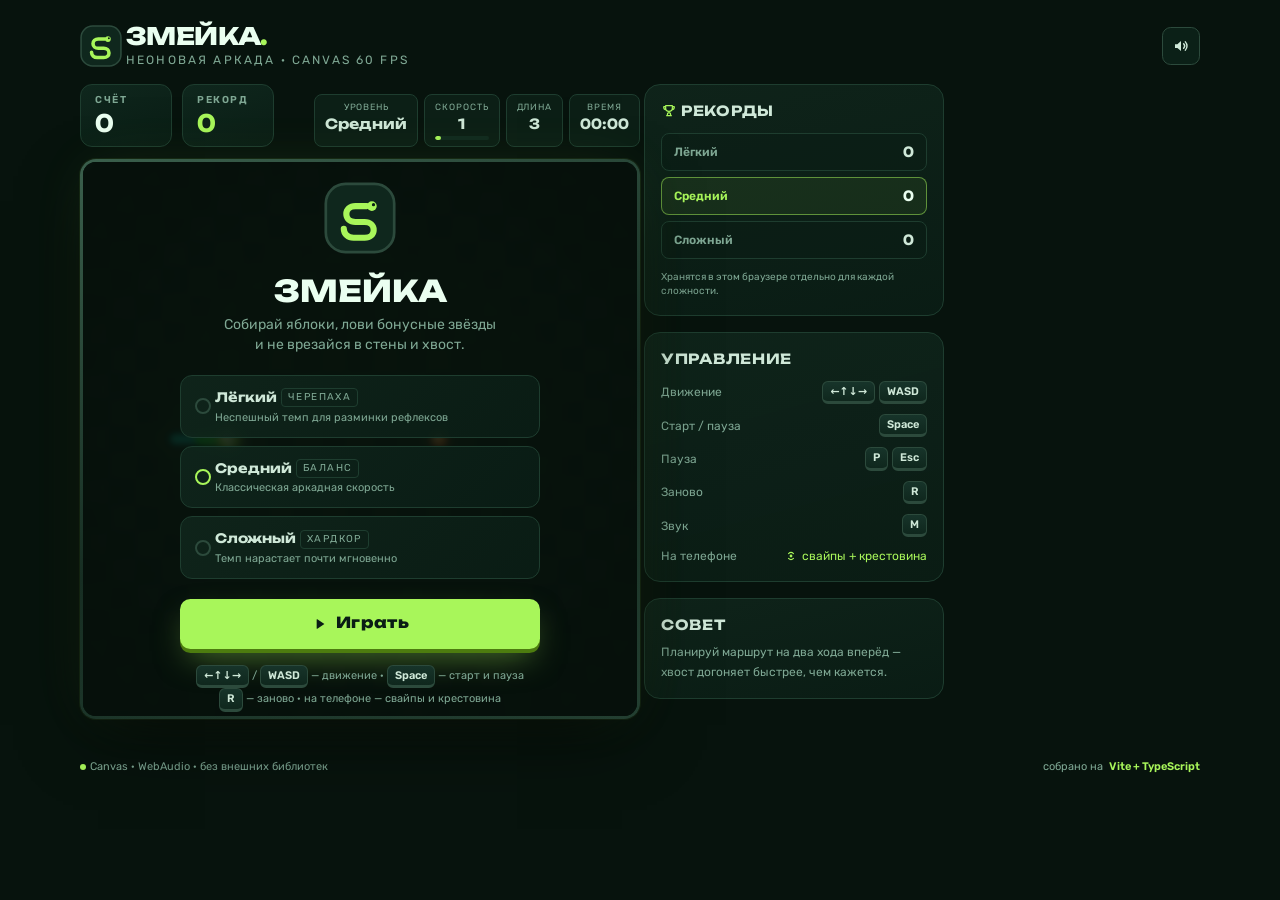
<file: index.html>
<!doctype html>
<html lang="ru">
  <head>
    <meta charset="UTF-8" />
    <meta name="viewport" content="width=device-width, initial-scale=1.0, viewport-fit=cover" />
    <meta name="theme-color" content="#07130d" />
    <meta
      name="description"
      content="Змейка — современная аркада: управление с клавиатуры и свайпами, три уровня сложности, текущий и рекордный счёт."
    />
    <title>Змейка · Аркада</title>
    <link
      rel="icon"
      href="data:image/svg+xml,%3Csvg xmlns='http://www.w3.org/2000/svg' viewBox='0 0 100 100'%3E%3Crect width='100' height='100' rx='22' fill='%230c2019'/%3E%3Cpath d='M25 66c0 8 7 13 14 13h20c8 0 13-5 13-11s-5-11-13-11H41c-8 0-13-5-13-11s5-11 13-11h20' stroke='%23a8f65a' stroke-width='9' stroke-linecap='round' fill='none'/%3E%3Ccircle cx='66' cy='24' r='7' fill='%23a8f65a'/%3E%3C/svg%3E"
    />
    <link rel="preconnect" href="https://fonts.googleapis.com" />
    <link rel="preconnect" href="https://fonts.gstatic.com" crossorigin />
    <link
      href="https://fonts.googleapis.com/css2?family=Unbounded:wght@500;700;800;900&family=Rubik:ital,wght@0,400;0,500;0,600;0,700;1,400&display=swap"
      rel="stylesheet"
    />
    <style>
/*! tailwindcss v4.3.3 | MIT License | https://tailwindcss.com */@layer properties{@supports (((-webkit-hyphens:none)) and (not (margin-trim:inline))) or ((-moz-orient:inline) and (not (color:rgb(from red r g b)))){*,:before,:after,::backdrop{--tw-scale-x:1;--tw-scale-y:1;--tw-scale-z:1;--tw-rotate-x:initial;--tw-rotate-y:initial;--tw-rotate-z:initial;--tw-skew-x:initial;--tw-skew-y:initial;--tw-space-y-reverse:0;--tw-border-style:solid;--tw-leading:initial;--tw-font-weight:initial;--tw-tracking:initial;--tw-shadow:0 0 #0000;--tw-shadow-color:initial;--tw-shadow-alpha:100%;--tw-inset-shadow:0 0 #0000;--tw-inset-shadow-color:initial;--tw-inset-shadow-alpha:100%;--tw-ring-color:initial;--tw-ring-shadow:0 0 #0000;--tw-inset-ring-color:initial;--tw-inset-ring-shadow:0 0 #0000;--tw-ring-inset:initial;--tw-ring-offset-width:0px;--tw-ring-offset-color:#fff;--tw-ring-offset-shadow:0 0 #0000;--tw-duration:initial;--tw-translate-x:0;--tw-translate-y:0;--tw-translate-z:0}}}@layer theme{:root,:host{--font-sans:-apple-system, BlinkMacSystemFont, "Segoe UI", Roboto, "Helvetica Neue", "Noto Sans", Arial, sans-serif, "Apple Color Emoji", "Segoe UI Emoji", "Segoe UI Symbol", "Noto Color Emoji";--font-mono:ui-monospace, SFMono-Regular, Menlo, Monaco, Consolas, "Liberation Mono", "Courier New", monospace;--spacing:.25rem;--container-6xl:72rem;--text-xs:.75rem;--text-xs--line-height:calc(1 / .75);--text-sm:.875rem;--text-sm--line-height:calc(1.25 / .875);--text-base:1rem;--text-base--line-height: 1.5 ;--text-xl:1.25rem;--text-xl--line-height:calc(1.75 / 1.25);--text-2xl:1.5rem;--text-2xl--line-height:calc(2 / 1.5);--text-3xl:1.875rem;--text-3xl--line-height: 1.2 ;--font-weight-semibold:600;--font-weight-bold:700;--font-weight-extrabold:800;--tracking-tight:-.025em;--tracking-wider:.05em;--tracking-widest:.1em;--leading-tight:1.25;--leading-snug:1.375;--leading-relaxed:1.625;--radius-lg:.5rem;--radius-xl:.75rem;--radius-2xl:1rem;--default-transition-duration:.15s;--default-transition-timing-function:cubic-bezier(.4, 0, .2, 1);--default-font-family:var(--font-sans);--default-mono-font-family:var(--font-mono);--font-display:"Unbounded", "Rubik", system-ui, sans-serif;--font-body:"Rubik", "Segoe UI", system-ui, sans-serif;--color-acid:#a8f65a;--color-ink:#07130d;--color-line:#1e3d2f;--color-edge:#2c4a3c;--color-fog:#7fa894;--color-mist:#cfe8d8}}@layer base{*,:after,:before,::backdrop{box-sizing:border-box;border:0 solid;margin:0;padding:0}::file-selector-button{box-sizing:border-box;border:0 solid;margin:0;padding:0}html,:host{-webkit-text-size-adjust:100%;-moz-tab-size:4;tab-size:4;line-height:1.5;font-family:var(--default-font-family,-apple-system, BlinkMacSystemFont, "Segoe UI", Roboto, "Helvetica Neue", "Noto Sans", Arial, sans-serif, "Apple Color Emoji", "Segoe UI Emoji", "Segoe UI Symbol", "Noto Color Emoji");font-feature-settings:var(--default-font-feature-settings,normal);font-variation-settings:var(--default-font-variation-settings,normal);-webkit-tap-highlight-color:transparent}hr{height:0;color:inherit;border-top-width:1px}abbr:where([title]){-webkit-text-decoration:underline dotted;text-decoration:underline dotted}h1,h2,h3,h4,h5,h6{font-size:inherit;font-weight:inherit}a{color:inherit;-webkit-text-decoration:inherit;text-decoration:inherit}b,strong{font-weight:bolder}code,kbd,samp,pre{font-family:var(--default-mono-font-family,ui-monospace, SFMono-Regular, Menlo, Monaco, Consolas, "Liberation Mono", "Courier New", monospace);font-feature-settings:var(--default-mono-font-feature-settings,normal);font-variation-settings:var(--default-mono-font-variation-settings,normal);font-size:1em}small{font-size:80%}sub,sup{vertical-align:baseline;font-size:75%;line-height:0;position:relative}sub{bottom:-.25em}sup{top:-.5em}table{text-indent:0;border-color:inherit;border-collapse:collapse}:-moz-focusring:where(:not(iframe)){outline:auto}progress{vertical-align:baseline}summary{display:list-item}ol,ul,menu{list-style:none}img,svg,video,canvas,audio,iframe,embed,object{vertical-align:middle;display:block}img,video{max-width:100%;height:auto}button,input,select,optgroup,textarea{font:inherit;font-feature-settings:inherit;font-variation-settings:inherit;letter-spacing:inherit;color:inherit;opacity:1;background-color:#0000;border-radius:0}::file-selector-button{font:inherit;font-feature-settings:inherit;font-variation-settings:inherit;letter-spacing:inherit;color:inherit;opacity:1;background-color:#0000;border-radius:0}:where(select:is([multiple],[size])) optgroup{font-weight:bolder}:where(select:is([multiple],[size])) optgroup option{padding-inline-start:20px}::file-selector-button{margin-inline-end:4px}::placeholder{opacity:1}@supports (not ((-webkit-appearance:-apple-pay-button))) or (contain-intrinsic-size:1px){::placeholder{color:currentColor}@supports (color:color-mix(in lab,red,red)){::placeholder{color:color-mix(in oklab,currentcolor 50%,transparent)}}}textarea{resize:vertical}::-webkit-search-decoration{-webkit-appearance:none}::-webkit-date-and-time-value{min-height:1lh;text-align:inherit}::-webkit-datetime-edit{display:inline-flex}::-webkit-datetime-edit-fields-wrapper{padding:0}::-webkit-datetime-edit{padding-block:0}::-webkit-datetime-edit-year-field{padding-block:0}::-webkit-datetime-edit-month-field{padding-block:0}::-webkit-datetime-edit-day-field{padding-block:0}::-webkit-datetime-edit-hour-field{padding-block:0}::-webkit-datetime-edit-minute-field{padding-block:0}::-webkit-datetime-edit-second-field{padding-block:0}::-webkit-datetime-edit-millisecond-field{padding-block:0}::-webkit-datetime-edit-meridiem-field{padding-block:0}::-webkit-calendar-picker-indicator{line-height:1}:-moz-ui-invalid{box-shadow:none}button,input:where([type=button],[type=reset],[type=submit]){-webkit-appearance:button;-moz-appearance:button;appearance:button}::file-selector-button{-webkit-appearance:button;-moz-appearance:button;appearance:button}::-webkit-inner-spin-button{height:auto}::-webkit-outer-spin-button{height:auto}[hidden]:where(:not([hidden=until-found])){display:none!important}}@layer components;@layer utilities{.pointer-events-none{pointer-events:none}.sr-only{clip-path:inset(50%);white-space:nowrap;border-width:0;width:1px;height:1px;margin:-1px;padding:0;position:absolute;overflow:hidden}.absolute{position:absolute}.fixed{position:fixed}.relative{position:relative}.inset-0{top:0;right:0;bottom:0;left:0}.inset-\[3px\]{top:3px;right:3px;bottom:3px;left:3px}.-top-2{top:calc(var(--spacing) * -2)}.-top-32{top:calc(var(--spacing) * -32)}.-right-2{right:calc(var(--spacing) * -2)}.-right-32{right:calc(var(--spacing) * -32)}.-bottom-40{bottom:calc(var(--spacing) * -40)}.-left-32{left:calc(var(--spacing) * -32)}.-z-10{z-index:-10}.mx-auto{margin-inline:auto}.my-auto{margin-block:auto}.mt-0\.5{margin-top:calc(var(--spacing) * .5)}.mt-1{margin-top:var(--spacing)}.mt-1\.5{margin-top:calc(var(--spacing) * 1.5)}.mt-2{margin-top:calc(var(--spacing) * 2)}.mt-3{margin-top:calc(var(--spacing) * 3)}.mt-4{margin-top:calc(var(--spacing) * 4)}.mt-5{margin-top:calc(var(--spacing) * 5)}.mb-2{margin-bottom:calc(var(--spacing) * 2)}.mb-3{margin-bottom:calc(var(--spacing) * 3)}.ml-auto{margin-left:auto}.block{display:block}.contents{display:contents}.flex{display:flex}.grid{display:grid}.hidden{display:none}.inline-block{display:inline-block}.inline-flex{display:inline-flex}.h-1{height:var(--spacing)}.h-1\.5{height:calc(var(--spacing) * 1.5)}.h-4{height:calc(var(--spacing) * 4)}.h-12{height:calc(var(--spacing) * 12)}.h-14{height:calc(var(--spacing) * 14)}.h-\[480px\]{height:480px}.h-\[520px\]{height:520px}.h-full{height:100%}.min-h-\[36px\]{min-height:36px}.min-h-screen{min-height:100vh}.w-1\.5{width:calc(var(--spacing) * 1.5)}.w-4{width:calc(var(--spacing) * 4)}.w-14{width:calc(var(--spacing) * 14)}.w-48{width:calc(var(--spacing) * 48)}.w-56{width:calc(var(--spacing) * 56)}.w-60{width:calc(var(--spacing) * 60)}.w-\[480px\]{width:480px}.w-\[520px\]{width:520px}.w-fit{width:fit-content}.w-full{width:100%}.max-w-6xl{max-width:var(--container-6xl)}.max-w-\[340px\]{max-width:340px}.max-w-\[360px\]{max-width:360px}.max-w-\[560px\]{max-width:560px}.min-w-0{min-width:0}.min-w-\[70px\]{min-width:70px}.min-w-\[92px\]{min-width:92px}.shrink-0{flex-shrink:0}.scale-0{--tw-scale-x:0%;--tw-scale-y:0%;--tw-scale-z:0%;scale:var(--tw-scale-x) var(--tw-scale-y)}.transform{transform:var(--tw-rotate-x,) var(--tw-rotate-y,) var(--tw-rotate-z,) var(--tw-skew-x,) var(--tw-skew-y,)}.cursor-pointer{cursor:pointer}.resize{resize:both}.grid-cols-2{grid-template-columns:repeat(2,minmax(0,1fr))}.grid-cols-3{grid-template-columns:repeat(3,minmax(0,1fr))}.flex-col{flex-direction:column}.flex-wrap{flex-wrap:wrap}.place-items-center{place-items:center}.items-center{align-items:center}.items-end{align-items:flex-end}.items-stretch{align-items:stretch}.justify-between{justify-content:space-between}.justify-center{justify-content:center}.gap-1{gap:var(--spacing)}.gap-1\.5{gap:calc(var(--spacing) * 1.5)}.gap-2{gap:var(--spacing)}.gap-2\.5{gap:calc(var(--spacing) * 2.5)}.gap-3{gap:var(--spacing)}.gap-6{gap:var(--spacing)}:where(.space-y-1\.5>:not(:last-child)){--tw-space-y-reverse:0;margin-block-start:calc(calc(var(--spacing) * 1.5) * var(--tw-space-y-reverse));margin-block-end:calc(calc(var(--spacing) * 1.5) * calc(1 - var(--tw-space-y-reverse)))}:where(.space-y-2>:not(:last-child)){--tw-space-y-reverse:0;margin-block-start:calc(calc(var(--spacing) * 2) * var(--tw-space-y-reverse));margin-block-end:calc(calc(var(--spacing) * 2) * calc(1 - var(--tw-space-y-reverse)))}:where(.space-y-2\.5>:not(:last-child)){--tw-space-y-reverse:0;margin-block-start:calc(calc(var(--spacing) * 2.5) * var(--tw-space-y-reverse));margin-block-end:calc(calc(var(--spacing) * 2.5) * calc(1 - var(--tw-space-y-reverse)))}:where(.space-y-4>:not(:last-child)){--tw-space-y-reverse:0;margin-block-start:calc(calc(var(--spacing) * 4) * var(--tw-space-y-reverse));margin-block-end:calc(calc(var(--spacing) * 4) * calc(1 - var(--tw-space-y-reverse)))}.overflow-hidden{overflow:hidden}.overflow-x-hidden{overflow-x:hidden}.overflow-y-auto{overflow-y:auto}.rounded{border-radius:.25rem}.rounded-2xl{border-radius:var(--radius-2xl)}.rounded-\[13px\]{border-radius:13px}.rounded-full{border-radius:3.40282e38px}.rounded-lg{border-radius:var(--radius-lg)}.rounded-xl{border-radius:var(--radius-xl)}.border{border-style:var(--tw-border-style);border-width:1px}.border-2{border-style:var(--tw-border-style);border-width:2px}.border-\[rgba\(168\,246\,90\,0\.5\)\]{border-color:#a8f65a80}.border-edge{border-color:var(--color-edge)}.border-line{border-color:var(--color-line)}.bg-\[\#122b20\]{background-color:#122b20}.bg-\[rgba\(10\,29\,21\,0\.5\)\]{background-color:#0a1d1580}.bg-\[rgba\(168\,246\,90\,0\.07\)\]{background-color:#a8f65a12}.bg-acid{background-color:var(--color-acid)}.p-4{padding:calc(var(--spacing) * 4)}.p-5{padding:calc(var(--spacing) * 5)}.p-\[3px\]{padding:3px}.px-1\.5{padding-inline:calc(var(--spacing) * 1.5)}.px-2{padding-inline:calc(var(--spacing) * 2)}.px-2\.5{padding-inline:calc(var(--spacing) * 2.5)}.px-3{padding-inline:calc(var(--spacing) * 3)}.px-3\.5{padding-inline:calc(var(--spacing) * 3.5)}.px-4{padding-inline:calc(var(--spacing) * 4)}.py-0\.5{padding-block:calc(var(--spacing) * .5)}.py-1{padding-block:var(--spacing)}.py-1\.5{padding-block:calc(var(--spacing) * 1.5)}.py-2{padding-block:calc(var(--spacing) * 2)}.py-2\.5{padding-block:calc(var(--spacing) * 2.5)}.py-3{padding-block:calc(var(--spacing) * 3)}.py-3\.5{padding-block:calc(var(--spacing) * 3.5)}.py-px{padding-block:1px}.pt-6{padding-top:calc(var(--spacing) * 6)}.pb-4{padding-bottom:calc(var(--spacing) * 4)}.pb-8{padding-bottom:calc(var(--spacing) * 8)}.pb-10{padding-bottom:calc(var(--spacing) * 10)}.text-center{text-align:center}.text-left{text-align:left}.font-display{font-family:var(--font-display)}.text-2xl{font-size:var(--text-2xl);line-height:var(--tw-leading,var(--text-2xl--line-height))}.text-3xl{font-size:var(--text-3xl);line-height:var(--tw-leading,var(--text-3xl--line-height))}.text-base{font-size:var(--text-base);line-height:var(--tw-leading,var(--text-base--line-height))}.text-sm{font-size:var(--text-sm);line-height:var(--tw-leading,var(--text-sm--line-height))}.text-xl{font-size:var(--text-xl);line-height:var(--tw-leading,var(--text-xl--line-height))}.text-xs{font-size:var(--text-xs);line-height:var(--tw-leading,var(--text-xs--line-height))}.text-\[9px\]{font-size:9px}.text-\[10px\]{font-size:10px}.text-\[11px\]{font-size:11px}.text-\[12px\]{font-size:12px}.text-\[13px\]{font-size:13px}.leading-none{--tw-leading:1;line-height:1}.leading-relaxed{--tw-leading:var(--leading-relaxed);line-height:var(--leading-relaxed)}.leading-snug{--tw-leading:var(--leading-snug);line-height:var(--leading-snug)}.leading-tight{--tw-leading:var(--leading-tight);line-height:var(--leading-tight)}.font-bold{--tw-font-weight:var(--font-weight-bold);font-weight:var(--font-weight-bold)}.font-extrabold{--tw-font-weight:var(--font-weight-extrabold);font-weight:var(--font-weight-extrabold)}.font-semibold{--tw-font-weight:var(--font-weight-semibold);font-weight:var(--font-weight-semibold)}.tracking-\[0\.14em\]{--tw-tracking:.14em;letter-spacing:.14em}.tracking-\[0\.16em\]{--tw-tracking:.16em;letter-spacing:.16em}.tracking-\[0\.18em\]{--tw-tracking:.18em;letter-spacing:.18em}.tracking-tight{--tw-tracking:var(--tracking-tight);letter-spacing:var(--tracking-tight)}.tracking-wider{--tw-tracking:var(--tracking-wider);letter-spacing:var(--tracking-wider)}.tracking-widest{--tw-tracking:var(--tracking-widest);letter-spacing:var(--tracking-widest)}.text-\[\#eafff0\]{color:#eafff0}.text-acid{color:var(--color-acid)}.text-fog{color:var(--color-fog)}.text-ink{color:var(--color-ink)}.text-mist{color:var(--color-mist)}.uppercase{text-transform:uppercase}.opacity-\[0\.35\]{opacity:.35}.shadow-\[0_0_14px_rgba\(168\,246\,90\,0\.6\)\]{--tw-shadow:0 0 14px var(--tw-shadow-color,#a8f65a99);box-shadow:var(--tw-inset-shadow),var(--tw-inset-ring-shadow),var(--tw-ring-offset-shadow),var(--tw-ring-shadow),var(--tw-shadow)}.shadow-\[0_0_18px_rgba\(168\,246\,90\,0\.55\)\]{--tw-shadow:0 0 18px var(--tw-shadow-color,#a8f65a8c);box-shadow:var(--tw-inset-shadow),var(--tw-inset-ring-shadow),var(--tw-ring-offset-shadow),var(--tw-ring-shadow),var(--tw-shadow)}.transition-all{transition-property:all;transition-timing-function:var(--tw-ease,var(--default-transition-timing-function));transition-duration:var(--tw-duration,var(--default-transition-duration))}.transition-colors{transition-property:color,background-color,border-color,outline-color,text-decoration-color,fill,stroke,--tw-gradient-from,--tw-gradient-via,--tw-gradient-to;transition-timing-function:var(--tw-ease,var(--default-transition-timing-function));transition-duration:var(--tw-duration,var(--default-transition-duration))}.transition-transform{transition-property:transform,translate,scale,rotate;transition-timing-function:var(--tw-ease,var(--default-transition-timing-function));transition-duration:var(--tw-duration,var(--default-transition-duration))}.duration-150{--tw-duration:.15s;transition-duration:.15s}.duration-300{--tw-duration:.3s;transition-duration:.3s}.select-none{-webkit-user-select:none;user-select:none}.peer-checked\:scale-100:is(:where(.peer):checked~*){--tw-scale-x:100%;--tw-scale-y:100%;--tw-scale-z:100%;scale:var(--tw-scale-x) var(--tw-scale-y)}.peer-checked\:border-acid:is(:where(.peer):checked~*){border-color:var(--color-acid)}@media(hover:hover){.hover\:-translate-y-0\.5:hover{--tw-translate-y:calc(var(--spacing) * -.5);translate:var(--tw-translate-x) var(--tw-translate-y)}.hover\:border-\[rgba\(168\,246\,90\,0\.55\)\]:hover{border-color:#a8f65a8c}}@media(min-width:40rem){.sm\:flex{display:flex}.sm\:hidden{display:none}.sm\:text-2xl{font-size:var(--text-2xl);line-height:var(--tw-leading,var(--text-2xl--line-height))}.sm\:text-xs{font-size:var(--text-xs);line-height:var(--tw-leading,var(--text-xs--line-height))}}@media(min-width:64rem){.lg\:max-w-\[300px\]{max-width:300px}.lg\:flex-row{flex-direction:row}.lg\:items-start{align-items:flex-start}}}html,body{background:#07130d}body{font-family:var(--font-body);color:#e9f6ee;-webkit-font-smoothing:antialiased;text-rendering:optimizelegibility;overscroll-behavior-y:none}::selection{color:#f2ffe4;background:#a8f65a59}.tabular{font-variant-numeric:tabular-nums}.btn-primary{color:#0a1d15;font-family:var(--font-display);letter-spacing:.02em;cursor:pointer;background:#a8f65a;border-radius:.65rem;justify-content:center;align-items:center;gap:.55rem;padding:.85rem 1.7rem;font-size:.95rem;font-weight:800;transition:transform .12s,box-shadow .12s,filter .12s;display:inline-flex;box-shadow:0 4px #4d7c0f,0 14px 34px -10px #a8f65a80}.btn-primary:hover{filter:brightness(1.08);transform:translateY(-1px);box-shadow:0 5px #4d7c0f,0 18px 40px -10px #a8f65a8c}.btn-primary:active{transform:translateY(3px);box-shadow:0 1px #4d7c0f}.btn-ghost{color:#cfe8d8;font-family:var(--font-display);letter-spacing:.02em;cursor:pointer;background:#0f271da6;border:1px solid #2c4a3c;border-radius:.65rem;justify-content:center;align-items:center;gap:.5rem;padding:.72rem 1.25rem;font-size:.82rem;font-weight:700;transition:transform .12s,border-color .15s,color .15s,background .15s;display:inline-flex}.btn-ghost:hover{color:#a8f65a;background:#a8f65a0f;border-color:#a8f65a99;transform:translateY(-1px)}.btn-ghost:active{transform:translateY(1px)}.icon-btn{color:#cfe8d8;cursor:pointer;background:#0f271da6;border:1px solid #2c4a3c;border-radius:.55rem;justify-content:center;align-items:center;width:2.35rem;height:2.35rem;transition:transform .12s,border-color .15s,color .15s;display:inline-flex}.icon-btn:hover{color:#a8f65a;border-color:#a8f65aa6;transform:translateY(-1px)}.icon-btn:active{transform:translateY(1px)scale(.96)}.kbd{font-family:var(--font-body);color:#cfe8d8;white-space:nowrap;background:linear-gradient(#17342a,#0f271d);border:1px solid #2c4a3c;border-bottom-width:3px;border-radius:6px;padding:2px 7px;font-size:11px;font-weight:600;line-height:1.4;display:inline-block}@keyframes drift{0%,to{transform:translate(0)scale(1)}50%{transform:translate(70px,50px)scale(1.18)}}.animate-drift{animation:24s ease-in-out infinite drift}.animate-drift-slow{animation:36s ease-in-out infinite reverse drift}@keyframes pop{0%{opacity:0;transform:scale(.9)translateY(10px)}to{opacity:1;transform:none}}.animate-pop{animation:.3s cubic-bezier(.2,1.4,.4,1) both pop}@keyframes fadein{0%{opacity:0}to{opacity:1}}.animate-fadein{animation:.25s both fadein}@keyframes floaty{0%,to{transform:translateY(0)}50%{transform:translateY(-7px)}}.animate-floaty{animation:3.4s ease-in-out infinite floaty}@keyframes blinkdot{0%,to{opacity:1}50%{opacity:.25}}.animate-blinkdot{animation:1.6s ease-in-out infinite blinkdot}@media(prefers-reduced-motion:reduce){.animate-drift,.animate-drift-slow,.animate-floaty{animation:none}}@property --tw-scale-x{syntax:"*";inherits:false;initial-value:1}@property --tw-scale-y{syntax:"*";inherits:false;initial-value:1}@property --tw-scale-z{syntax:"*";inherits:false;initial-value:1}@property --tw-rotate-x{syntax:"*";inherits:false}@property --tw-rotate-y{syntax:"*";inherits:false}@property --tw-rotate-z{syntax:"*";inherits:false}@property --tw-skew-x{syntax:"*";inherits:false}@property --tw-skew-y{syntax:"*";inherits:false}@property --tw-space-y-reverse{syntax:"*";inherits:false;initial-value:0}@property --tw-border-style{syntax:"*";inherits:false;initial-value:solid}@property --tw-leading{syntax:"*";inherits:false}@property --tw-font-weight{syntax:"*";inherits:false}@property --tw-tracking{syntax:"*";inherits:false}@property --tw-shadow{syntax:"*";inherits:false;initial-value:0 0 #0000}@property --tw-shadow-color{syntax:"*";inherits:false}@property --tw-shadow-alpha{syntax:"<percentage>";inherits:false;initial-value:100%}@property --tw-inset-shadow{syntax:"*";inherits:false;initial-value:0 0 #0000}@property --tw-inset-shadow-color{syntax:"*";inherits:false}@property --tw-inset-shadow-alpha{syntax:"<percentage>";inherits:false;initial-value:100%}@property --tw-ring-color{syntax:"*";inherits:false}@property --tw-ring-shadow{syntax:"*";inherits:false;initial-value:0 0 #0000}@property --tw-inset-ring-color{syntax:"*";inherits:false}@property --tw-inset-ring-shadow{syntax:"*";inherits:false;initial-value:0 0 #0000}@property --tw-ring-inset{syntax:"*";inherits:false}@property --tw-ring-offset-width{syntax:"<length>";inherits:false;initial-value:0}@property --tw-ring-offset-color{syntax:"*";inherits:false;initial-value:#fff}@property --tw-ring-offset-shadow{syntax:"*";inherits:false;initial-value:0 0 #0000}@property --tw-duration{syntax:"*";inherits:false}@property --tw-translate-x{syntax:"*";inherits:false;initial-value:0}@property --tw-translate-y{syntax:"*";inherits:false;initial-value:0}@property --tw-translate-z{syntax:"*";inherits:false;initial-value:0}
    </style>
  </head>
  <body>
    <div id="root"></div>
    <script type="module">
(function(){const t=document.createElement("link").relList;if(t&&t.supports&&t.supports("modulepreload"))return;for(const a of document.querySelectorAll('link[rel="modulepreload"]'))i(a);new MutationObserver(a=>{for(const l of a)if(l.type==="childList")for(const c of l.addedNodes)c.tagName==="LINK"&&c.rel==="modulepreload"&&i(c)}).observe(document,{childList:!0,subtree:!0});function s(a){const l={};return a.integrity&&(l.integrity=a.integrity),a.referrerPolicy&&(l.referrerPolicy=a.referrerPolicy),a.crossOrigin==="use-credentials"?l.credentials="include":a.crossOrigin==="anonymous"?l.credentials="omit":l.credentials="same-origin",l}function i(a){if(a.ep)return;a.ep=!0;const l=s(a);fetch(a.href,l)}})();const k=21,z=5,H=6500,T=[{key:"easy",label:"Лёгкий",desc:"Неспешный темп для разминки рефлексов",tag:"черепаха",base:165,min:100,step:3},{key:"normal",label:"Средний",desc:"Классическая аркадная скорость",tag:"баланс",base:118,min:68,step:2.4},{key:"hard",label:"Сложный",desc:"Темп нарастает почти мгновенно",tag:"хардкор",base:86,min:50,step:1.8}],I=e=>T.find(t=>t.key===e)??T[1],j={up:{x:0,y:-1},down:{x:0,y:1},left:{x:-1,y:0},right:{x:1,y:0}},Z={up:"down",down:"up",left:"right",right:"left"},N=e=>Math.floor(Math.random()*e);function D(e){let t={x:0,y:0},s=0;do t={x:N(k),y:N(k)},s++;while(e.has(t.x+","+t.y)&&s<2e3);return t}function ee(e){const t=new Set(e.snake.map(s=>s.x+","+s.y));return t.add(e.food.x+","+e.food.y),e.bonus&&t.add(e.bonus.pos.x+","+e.bonus.pos.y),t}function O(e){const t=Math.floor(k/2),s=[{x:5,y:t},{x:4,y:t},{x:3,y:t}],i={snake:s,prev:s.map(a=>({...a})),dir:"right",queue:[],food:{x:15,y:t},bonus:null,foods:0,score:0,interval:e.base,acc:0,time:0,status:"menu",fx:{particles:[],floats:[],ripples:[],shake:0,flash:0,time:0}};return i.food=D(ee(i)),i}function q(e,t){const s=e.queue.length?e.queue[e.queue.length-1]:e.dir;return t===s||t===Z[s]?!1:e.queue.length<3?(e.queue.push(t),!0):!1}function P(e,t,s,i,a){for(let l=0;l<a;l++){const c=Math.random()*Math.PI*2,p=1.6+Math.random()*3.4;e.fx.particles.push({x:t,y:s,vx:Math.cos(c)*p,vy:Math.sin(c)*p,life:0,max:380+Math.random()*320,size:.05+Math.random()*.09,color:i})}e.fx.particles.length>220&&e.fx.particles.splice(0,e.fx.particles.length-220)}function te(e,t){let s=e.dir;for(;e.queue.length;){const o=e.queue.shift();if(o!==s&&o!==Z[s]){s=o;break}}e.dir=s;const i=e.snake[0],a={x:i.x+j[s].x,y:i.y+j[s].y},l={ate:!1,bonusAte:!1,died:!1,head:a},c=a.x<0||a.y<0||a.x>=k||a.y>=k,p=!c&&a.x===e.food.x&&a.y===e.food.y,g=!c&&e.bonus!==null&&a.x===e.bonus.pos.x&&a.y===e.bonus.pos.y,n=p||g?e.snake:e.snake.slice(0,-1),y=!c&&n.some(o=>o.x===a.x&&o.y===a.y);if(c||y)return l.died=!0,e.status="over",e.fx.shake=1,e.fx.flash=1,P(e,i.x,i.y,"#f87171",24),P(e,i.x,i.y,"#a8f65a",10),l;if(e.prev=e.snake.map(o=>({...o})),e.snake.unshift(a),p){l.ate=!0,e.score+=10,e.foods+=1,e.interval=Math.max(t.min,t.base-e.foods*t.step),P(e,e.food.x,e.food.y,"#fbbf24",12),e.fx.ripples.push({x:e.food.x,y:e.food.y,life:0,max:430,rgb:"251,191,36"}),e.fx.floats.push({x:a.x,y:a.y,text:"+10",life:0,max:720,color:"#fbbf24"});const o=new Set(e.snake.map(d=>d.x+","+d.y));e.bonus&&o.add(e.bonus.pos.x+","+e.bonus.pos.y),e.food=D(o),e.foods%z===0&&!e.bonus&&(o.add(e.food.x+","+e.food.y),e.bonus={pos:D(o),ttl:H,max:H})}else g&&e.bonus?(l.bonusAte=!0,e.score+=50,P(e,e.bonus.pos.x,e.bonus.pos.y,"#67e8f9",18),e.fx.ripples.push({x:e.bonus.pos.x,y:e.bonus.pos.y,life:0,max:540,rgb:"103,232,249"}),e.fx.floats.push({x:a.x,y:a.y,text:"+50",life:0,max:820,color:"#67e8f9"}),e.bonus=null):e.snake.pop();return e.bonus&&(e.bonus.ttl-=e.interval,e.bonus.ttl<=0&&(P(e,e.bonus.pos.x,e.bonus.pos.y,"#38bdf8",6),e.bonus=null)),l}function se(e,t){const s=e.fx;s.time+=t,s.shake=Math.max(0,s.shake-t/480),s.flash=Math.max(0,s.flash-t/430);const i=Math.exp(-t/210),a=t/1e3;for(let l=s.particles.length-1;l>=0;l--){const c=s.particles[l];if(c.life+=t,c.life>=c.max){s.particles.splice(l,1);continue}c.x+=c.vx*a,c.y+=c.vy*a,c.vx*=i,c.vy*=i}for(let l=s.floats.length-1;l>=0;l--)s.floats[l].life+=t,s.floats[l].life>=s.floats[l].max&&s.floats.splice(l,1);for(let l=s.ripples.length-1;l>=0;l--)s.ripples[l].life+=t,s.ripples[l].life>=s.ripples[l].max&&s.ripples.splice(l,1)}function ae(e,t){if(t.base===t.min)return 1;const s=(t.base-e.interval)/(t.base-t.min);return Math.max(1,Math.min(10,1+Math.round(s*9)))}const Y=e=>"snake:best:"+e;function $(e){try{return Number(localStorage.getItem(Y(e)))||0}catch{return 0}}function oe(e,t){try{localStorage.setItem(Y(e),String(t))}catch{}}function ne(){try{return localStorage.getItem("snake:muted")==="1"}catch{return!1}}function ie(e){try{localStorage.setItem("snake:muted",e?"1":"0")}catch{}}function U(e){const t=Math.floor(e/1e3),s=Math.floor(t/60);return`${String(s).padStart(2,"0")}:${String(t%60).padStart(2,"0")}`}const F=e=>e<0?0:e>1?1:e;function le(e){const t=86+e*84,s=62-e*20;return`hsl(${t} 82% ${s}%)`}function re(e,t,s,i,a,l){e.beginPath();for(let c=0;c<8;c++){const p=c%2===0?i:a,g=l+c*Math.PI/4,f=t+Math.cos(g)*p,n=s+Math.sin(g)*p;c===0?e.moveTo(f,n):e.lineTo(f,n)}e.closePath()}function de(e,t,s){const i=s/k,a=o=>(o+.5)*i,l=t.fx;if(e.clearRect(0,0,s,s),e.save(),l.shake>0){const o=l.shake*l.shake*9;e.translate((Math.random()-.5)*o,(Math.random()-.5)*o)}e.fillStyle="#0a1d15",e.fillRect(-10,-10,s+20,s+20),e.fillStyle="rgba(168,246,90,0.032)";for(let o=0;o<k;o++)for(let d=o%2===0?0:1;d<k;d+=2)e.fillRect(d*i,o*i,i,i);const c=e.createRadialGradient(s/2,s/2,s*.08,s/2,s/2,s*.62);c.addColorStop(0,"rgba(168,246,90,0.05)"),c.addColorStop(1,"rgba(168,246,90,0)"),e.fillStyle=c,e.fillRect(0,0,s,s);for(const o of l.ripples){const d=F(o.life/o.max);e.beginPath(),e.arc(a(o.x),a(o.y),Math.max(1,d*i*2.6),0,Math.PI*2),e.strokeStyle=`rgba(${o.rgb},${((1-d)*.55).toFixed(3)})`,e.lineWidth=i*.1*(1-d)+1,e.stroke()}if(t.bonus){const o=t.bonus,d=a(o.pos.x),u=a(o.pos.y),x=F(o.ttl/o.max),m=1+.08*Math.sin(l.time/140);e.beginPath(),e.arc(d,u,i*.55,-Math.PI/2,-Math.PI/2+Math.PI*2*x),e.strokeStyle="rgba(103,232,249,0.85)",e.lineWidth=Math.max(2,i*.07),e.lineCap="round",e.stroke(),e.save(),e.translate(d,u),e.rotate(l.time/620),e.scale(m,m),e.shadowColor="rgba(103,232,249,0.9)",e.shadowBlur=16,re(e,0,0,i*.34,i*.13,0),e.fillStyle="#a5f3fc",e.fill(),e.restore()}{const o=a(t.food.x),d=a(t.food.y),u=i*.3*(1+.09*Math.sin(l.time/170));e.save(),e.shadowColor="rgba(249,115,22,0.85)",e.shadowBlur=15;const x=e.createRadialGradient(o-u*.35,d-u*.4,u*.15,o,d,u);x.addColorStop(0,"#fde68a"),x.addColorStop(.55,"#fb923c"),x.addColorStop(1,"#ea580c"),e.fillStyle=x,e.beginPath(),e.arc(o,d,u,0,Math.PI*2),e.fill(),e.restore(),e.strokeStyle="#92400e",e.lineWidth=Math.max(1.4,i*.05),e.lineCap="round",e.beginPath(),e.moveTo(o,d-u),e.lineTo(o+i*.05,d-u-i*.12),e.stroke(),e.save(),e.translate(o+i*.14,d-u-i*.1),e.rotate(-.5),e.fillStyle="#4ade80",e.beginPath(),e.ellipse(0,0,i*.13,i*.06,0,0,Math.PI*2),e.fill(),e.restore()}const p=t.snake.length,g=t.status==="playing"||t.status==="paused"?F(t.acc/t.interval):1,f=new Array(p);for(let o=0;o<p;o++){const d=t.snake[o],u=t.prev[o===0?0:Math.min(o-1,t.prev.length-1)]??d;f[o]={x:a(u.x+(d.x-u.x)*g),y:a(u.y+(d.y-u.y)*g)}}const n=()=>{e.beginPath(),e.moveTo(f[0].x,f[0].y);for(let o=1;o<p;o++)e.lineTo(f[o].x,f[o].y)};e.lineCap="round",e.lineJoin="round",n(),e.strokeStyle="rgba(168,246,90,0.10)",e.lineWidth=i*1.15,e.stroke(),n(),e.strokeStyle="rgba(4,22,15,0.9)",e.lineWidth=i*.8,e.stroke();for(let o=p-1;o>=1;o--){const d=p<=1?0:o/(p-1);e.beginPath(),e.moveTo(f[o].x,f[o].y),e.lineTo(f[o-1].x,f[o-1].y),e.strokeStyle=le(d),e.lineWidth=i*(.66-.24*d),e.stroke()}{const o=f[0].x,d=f[0].y,u=i*.42;e.save(),e.shadowColor="rgba(190,242,100,0.9)",e.shadowBlur=16;const x=e.createRadialGradient(o-u*.35,d-u*.35,u*.15,o,d,u);x.addColorStop(0,"#eaffb8"),x.addColorStop(.6,"#a8f65a"),x.addColorStop(1,"#65a30d"),e.fillStyle=x,e.beginPath(),e.arc(o,d,u,0,Math.PI*2),e.fill(),e.restore();const m=j[t.dir],S=-m.y,E=m.x,L=l.time%3300<130;for(const A of[1,-1]){const B=o+m.x*i*.11+S*i*.17*A,w=d+m.y*i*.11+E*i*.17*A;e.fillStyle="#f7ffe9",e.beginPath(),L?e.ellipse(B,w,i*.105,i*.02,0,0,Math.PI*2):e.arc(B,w,i*.105,0,Math.PI*2),e.fill(),L||(e.fillStyle="#10231a",e.beginPath(),e.arc(B+m.x*i*.045,w+m.y*i*.045,i*.055,0,Math.PI*2),e.fill())}}for(const o of l.particles){const d=1-o.life/o.max;e.globalAlpha=Math.max(0,d),e.fillStyle=o.color,e.beginPath(),e.arc(a(o.x),a(o.y),Math.max(.6,o.size*i*(.5+d*.5)),0,Math.PI*2),e.fill()}e.globalAlpha=1;for(const o of l.floats){const d=o.life/o.max,u=1-d;e.globalAlpha=Math.max(0,u),e.font=`800 ${Math.max(11,i*.5)}px Unbounded, Rubik, sans-serif`,e.textAlign="center",e.textBaseline="middle";const x=a(o.y)-d*i*1.3;e.strokeStyle="rgba(4,16,11,0.8)",e.lineWidth=4,e.strokeText(o.text,a(o.x),x),e.fillStyle=o.color,e.fillText(o.text,a(o.x),x)}e.globalAlpha=1,l.flash>0&&(e.fillStyle=`rgba(248,113,113,${(l.flash*.22).toFixed(3)})`,e.fillRect(-10,-10,s+20,s+20)),e.restore();const y=e.createRadialGradient(s/2,s/2,s*.36,s/2,s/2,s*.78);y.addColorStop(0,"rgba(3,10,7,0)"),y.addColorStop(1,"rgba(3,10,7,0.55)"),e.fillStyle=y,e.fillRect(0,0,s,s)}class ce{constructor(){this.ctx=null,this.master=null,this.muted=ne()}setMuted(t){this.muted=t,ie(t)}unlock(){this.ensure()}ensure(){if(typeof window>"u")return null;if(!this.ctx){const t=window.AudioContext??window.webkitAudioContext;if(!t)return null;this.ctx=new t,this.master=this.ctx.createGain(),this.master.gain.value=.22,this.master.connect(this.ctx.destination)}return this.ctx.state==="suspended"&&this.ctx.resume(),this.ctx}tone(t,s,i="square",a=1,l,c=0){if(this.muted)return;const p=this.ensure();if(!p||!this.master)return;const g=p.currentTime+c,f=p.createOscillator(),n=p.createGain();f.type=i,f.frequency.setValueAtTime(t,g),l&&f.frequency.exponentialRampToValueAtTime(l,g+s),n.gain.setValueAtTime(1e-4,g),n.gain.exponentialRampToValueAtTime(a,g+.012),n.gain.exponentialRampToValueAtTime(1e-4,g+s),f.connect(n),n.connect(this.master),f.start(g),f.stop(g+s+.06)}eat(){this.tone(520,.09,"square",.85,800)}bonus(){[660,880,1320].forEach((t,s)=>this.tone(t,.1,"triangle",.75,void 0,s*.07))}bonusSpawn(){this.tone(980,.07,"sine",.4,1240,.12)}die(){this.tone(300,.5,"sawtooth",.85,52),this.tone(160,.6,"square",.45,38,.06)}start(){[440,660].forEach((t,s)=>this.tone(t,.08,"square",.65,void 0,s*.07))}pause(){this.tone(340,.09,"square",.5,250)}resume(){this.tone(260,.09,"square",.5,380)}ui(){this.tone(520,.05,"square",.35)}}const h=new ce,pe=T.map((e,t)=>`
  <label data-diff-opt="${e.key}"
    class="diff-opt group relative flex items-center gap-3 border border-line rounded-xl px-3.5 py-3 cursor-pointer transition-all duration-150 hover:border-[rgba(168,246,90,0.55)] hover:-translate-y-0.5"
    style="background:linear-gradient(135deg, rgba(16,38,28,0.9), rgba(10,29,21,0.92))">
    <input type="radio" name="diff" value="${e.key}" class="peer sr-only" ${t===1?"checked":""} />
    <span class="w-4 h-4 shrink-0 rounded-full border-2 border-edge grid place-items-center transition-colors peer-checked:border-acid">
      <span class="w-1.5 h-1.5 rounded-full bg-acid scale-0 transition-transform duration-150 peer-checked:scale-100"></span>
    </span>
    <span class="min-w-0">
      <span class="flex items-center gap-2">
        <span class="font-display font-bold text-[13px] text-mist">${e.label}</span>
        <span class="text-[10px] uppercase tracking-[0.14em] text-fog border border-line rounded px-1.5 py-px">${e.tag}</span>
      </span>
      <span class="block text-[11px] text-fog leading-snug mt-0.5">${e.desc}</span>
    </span>
  </label>`).join("");function fe(){const e=document.getElementById("root");e.innerHTML=`
<div class="relative min-h-screen overflow-x-hidden">
  <div class="pointer-events-none fixed inset-0 -z-10" aria-hidden="true">
    <div class="absolute inset-0"
      style="background:
        radial-gradient(900px 600px at 78% -10%, rgba(168,246,90,0.10), transparent 60%),
        radial-gradient(800px 600px at -10% 110%, rgba(56,189,248,0.07), transparent 60%),
        linear-gradient(#07130d, #081711)">
    </div>
    <div class="absolute inset-0 opacity-[0.35]"
      style="background-image:linear-gradient(rgba(168,246,90,0.045) 1px, transparent 1px), linear-gradient(90deg, rgba(168,246,90,0.045) 1px, transparent 1px); background-size:44px 44px">
    </div>
    <div class="animate-drift absolute -top-32 -right-32 w-[480px] h-[480px] rounded-full" style="background:radial-gradient(circle, rgba(168,246,90,0.13), transparent 65%)"></div>
    <div class="animate-drift-slow absolute -bottom-40 -left-32 w-[520px] h-[520px] rounded-full" style="background:radial-gradient(circle, rgba(56,189,248,0.10), transparent 65%)"></div>
    <div class="absolute inset-0" style="background:radial-gradient(ellipse at center, transparent 55%, rgba(4,10,7,0.65) 100%)"></div>
  </div>

  <header class="max-w-6xl mx-auto px-4 pt-6 pb-4 flex items-center gap-3">
    <svg width="42" height="42" viewBox="0 0 40 40" fill="none" class="shrink-0" aria-hidden="true">
      <rect x="1" y="1" width="38" height="38" rx="11" fill="#0f271d" stroke="#2c4a3c" stroke-width="1.5"/>
      <path d="M11 26c0 3 2.4 5 5.4 5h6.2c3 0 5-1.9 5-4.4s-2-4.4-5-4.4h-5.2c-3 0-5-1.9-5-4.4S14.4 13.4 17.4 13.4h6.4" stroke="#a8f65a" stroke-width="3.4" stroke-linecap="round"/>
      <circle cx="26.6" cy="13.4" r="2.7" fill="#a8f65a"/><circle cx="27.5" cy="12.6" r="0.9" fill="#0a1d15"/>
    </svg>
    <div class="min-w-0">
      <h1 class="font-display font-extrabold text-xl sm:text-2xl leading-none tracking-tight text-[#eafff0]">ЗМЕЙКА<span class="text-acid">.</span></h1>
      <p class="text-[11px] sm:text-xs text-fog mt-1 uppercase tracking-[0.18em]">неоновая аркада · canvas 60 fps</p>
    </div>
    <button id="soundBtn" class="icon-btn ml-auto" title="Звук (M)"></button>
  </header>

  <main class="max-w-6xl mx-auto px-4 pb-10 flex flex-col lg:flex-row gap-6 items-center lg:items-start">
    <section class="w-full max-w-[560px] shrink-0">
      <div class="flex items-end gap-2.5 mb-3 flex-wrap">
        <div class="rounded-xl border border-line px-3.5 py-2 min-w-[92px]" style="background:linear-gradient(160deg,#0f271d,#0a1d15)">
          <div class="text-[10px] uppercase tracking-[0.16em] text-fog font-semibold">Счёт</div>
          <div id="scoreEl" class="tabular font-display font-bold text-2xl text-[#eafff0] leading-tight">0</div>
        </div>
        <div id="bestBox" class="relative rounded-xl border border-line px-3.5 py-2 min-w-[92px]" style="background:linear-gradient(160deg,#0f271d,#0a1d15)">
          <div class="text-[10px] uppercase tracking-[0.16em] text-fog font-semibold">Рекорд</div>
          <div id="bestEl" class="tabular font-display font-bold text-2xl text-acid leading-tight">0</div>
          <span id="newBestBadge" class="hidden absolute -top-2 -right-2 text-[9px] font-bold uppercase tracking-wider bg-acid text-ink rounded-full px-2 py-0.5 shadow-[0_0_14px_rgba(168,246,90,0.6)]">new!</span>
        </div>
        <div class="flex gap-1.5 flex-wrap items-stretch ml-auto">
          <div class="rounded-lg border border-line px-2.5 py-1.5 text-center" style="background:rgba(15,39,29,0.6)">
            <div class="text-[9px] uppercase tracking-widest text-fog">Уровень</div>
            <div id="levelEl" class="font-display font-bold text-sm text-mist leading-tight">Средний</div>
          </div>
          <div class="rounded-lg border border-line px-2.5 py-1.5 text-center min-w-[70px]" style="background:rgba(15,39,29,0.6)">
            <div class="text-[9px] uppercase tracking-widest text-fog">Скорость</div>
            <div id="speedEl" class="font-display font-bold text-sm text-mist leading-tight">1</div>
            <div class="h-1 w-full bg-[#122b20] rounded-full mt-1 overflow-hidden"><div id="speedFill" class="h-full bg-acid rounded-full transition-all duration-300" style="width:10%"></div></div>
          </div>
          <div class="rounded-lg border border-line px-2.5 py-1.5 text-center" style="background:rgba(15,39,29,0.6)">
            <div class="text-[9px] uppercase tracking-widest text-fog">Длина</div>
            <div id="lenEl" class="tabular font-display font-bold text-sm text-mist leading-tight">3</div>
          </div>
          <div class="rounded-lg border border-line px-2.5 py-1.5 text-center" style="background:rgba(15,39,29,0.6)">
            <div class="text-[9px] uppercase tracking-widest text-fog">Время</div>
            <div id="timeEl" class="tabular font-display font-bold text-sm text-mist leading-tight">00:00</div>
          </div>
        </div>
      </div>

      <div id="board" class="relative select-none" style="touch-action:none">
        <div class="rounded-2xl p-[3px]" style="background:linear-gradient(160deg,#3a5f4c,#172e23 55%,#233f31); box-shadow:0 24px 70px -18px rgba(0,0,0,0.8), 0 0 0 1px rgba(168,246,90,0.08), 0 0 60px -12px rgba(168,246,90,0.12)">
          <div class="rounded-[13px] overflow-hidden" style="background:#0a1d15">
            <canvas id="game" class="block w-full"></canvas>
          </div>
        </div>

        <div id="menuOv" class="absolute inset-[3px] rounded-[13px] flex items-center justify-center p-5 overflow-y-auto" style="background:rgba(6,16,11,0.86); backdrop-filter:blur(3px)">
          <div class="animate-pop text-center max-w-[360px] w-full my-auto">
            <div class="animate-floaty inline-block mb-3">
              <svg width="72" height="72" viewBox="0 0 40 40" fill="none" aria-hidden="true">
                <rect x="1" y="1" width="38" height="38" rx="11" fill="#0f271d" stroke="#2c4a3c" stroke-width="1.5"/>
                <path d="M11 26c0 3 2.4 5 5.4 5h6.2c3 0 5-1.9 5-4.4s-2-4.4-5-4.4h-5.2c-3 0-5-1.9-5-4.4S14.4 13.4 17.4 13.4h6.4" stroke="#a8f65a" stroke-width="3.4" stroke-linecap="round"/>
                <circle cx="26.6" cy="13.4" r="2.7" fill="#a8f65a"/><circle cx="27.5" cy="12.6" r="0.9" fill="#0a1d15"/>
              </svg>
            </div>
            <h2 class="font-display font-extrabold text-3xl text-[#eafff0]">ЗМЕЙКА</h2>
            <p class="text-fog text-sm mt-1.5">Собирай яблоки, лови бонусные звёзды<br/>и не врезайся в стены и хвост.</p>
            <div class="mt-5 text-left space-y-2">${pe}</div>
            <button id="playBtn" class="btn-primary w-full mt-5 text-base py-3.5">
              <svg width="16" height="16" viewBox="0 0 24 24" fill="none"><path d="M8.5 5.4v13.2c0 .5.55.8.98.53l10.1-6.6a.63.63 0 0 0 0-1.06L9.48 4.87a.63.63 0 0 0-.98.53Z" fill="currentColor"/></svg>
              Играть
            </button>
            <p class="mt-4 text-[11px] text-fog leading-relaxed">
              <span class="kbd">←↑↓→</span> / <span class="kbd">WASD</span> — движение · <span class="kbd">Space</span> — старт и пауза<br/>
              <span class="kbd">R</span> — заново · на телефоне — свайпы и крестовина
            </p>
          </div>
        </div>

        <div id="pauseOv" class="hidden absolute inset-[3px] rounded-[13px] flex items-center justify-center p-5" style="background:rgba(6,16,11,0.82); backdrop-filter:blur(3px)">
          <div class="animate-pop text-center">
            <div class="inline-flex items-center justify-center w-14 h-14 rounded-2xl border border-line mb-3" style="background:#0f271d">
              <svg width="24" height="24" viewBox="0 0 24 24" fill="none"><rect x="6.2" y="4.8" width="4" height="14.4" rx="1.2" fill="#a8f65a"/><rect x="13.8" y="4.8" width="4" height="14.4" rx="1.2" fill="#a8f65a"/></svg>
            </div>
            <h2 class="font-display font-extrabold text-2xl text-[#eafff0]">ПАУЗА</h2>
            <p class="text-fog text-xs mt-1">Змейка терпеливо ждёт</p>
            <div class="mt-5 flex flex-col gap-2.5 w-56 mx-auto">
              <button id="resumeBtn" class="btn-primary">Продолжить</button>
              <button id="pauseRestartBtn" class="btn-ghost">Начать заново</button>
              <button id="pauseMenuBtn" class="btn-ghost">В меню</button>
            </div>
          </div>
        </div>

        <div id="overOv" class="hidden absolute inset-[3px] rounded-[13px] flex items-center justify-center p-5 overflow-y-auto" style="background:rgba(6,16,11,0.86); backdrop-filter:blur(3px)">
          <div class="animate-pop text-center max-w-[340px] w-full my-auto">
            <div id="overRecordBadge" class="hidden mx-auto mb-3 w-fit items-center gap-1.5 text-[11px] font-bold uppercase tracking-wider bg-acid text-ink rounded-full px-3 py-1 shadow-[0_0_18px_rgba(168,246,90,0.55)]">
              <svg width="12" height="12" viewBox="0 0 24 24" fill="none"><path d="M7 4h10v3.5A5 5 0 0 1 7 7.5V4Zm0 1.5H4.5A0.5.5 0 0 0 4 6c0 2.4 1.4 4 3.6 4.4M17 5.5h2.5a.5.5 0 0 1 .5.5c0 2.4-1.4 4-3.6 4.4M12 12.5V15m-3.5 4h7M10 15h4l.6 4H9.4L10 15Z" stroke="currentColor" stroke-width="2" stroke-linecap="round" stroke-linejoin="round"/></svg>
              Новый рекорд!
            </div>
            <h2 class="font-display font-extrabold text-3xl text-[#eafff0]">ИГРА ОКОНЧЕНА</h2>
            <p id="overReason" class="text-fog text-sm mt-1">Змейка врезалась в стену</p>
            <div class="mt-4 grid grid-cols-2 gap-2.5">
              <div class="rounded-xl border border-line px-3 py-2.5" style="background:rgba(15,39,29,0.7)">
                <div class="text-[10px] uppercase tracking-widest text-fog">Счёт</div>
                <div id="overScore" class="tabular font-display font-bold text-2xl text-[#eafff0]">0</div>
              </div>
              <div class="rounded-xl border border-line px-3 py-2.5" style="background:rgba(15,39,29,0.7)">
                <div class="text-[10px] uppercase tracking-widest text-fog">Рекорд</div>
                <div id="overBest" class="tabular font-display font-bold text-2xl text-acid">0</div>
              </div>
            </div>
            <div class="mt-4 flex flex-wrap justify-center gap-2 text-[11px] text-fog">
              <span class="border border-line rounded-full px-2.5 py-1">Длина: <b id="overLen" class="tabular text-mist">3</b></span>
              <span class="border border-line rounded-full px-2.5 py-1">Яблок: <b id="overFood" class="tabular text-mist">0</b></span>
              <span class="border border-line rounded-full px-2.5 py-1">Время: <b id="overTime" class="tabular text-mist">00:00</b></span>
            </div>
            <div class="mt-5 flex flex-col gap-2.5 w-60 mx-auto">
              <button id="againBtn" class="btn-primary">Ещё раз <span class="kbd">R</span></button>
              <button id="overMenuBtn" class="btn-ghost">В меню</button>
            </div>
          </div>
        </div>
      </div>

      <div id="dpad" class="mt-4 grid grid-cols-3 gap-1.5 w-48 mx-auto sm:hidden">
        <div></div>
        <button data-dpad="up" class="icon-btn w-full h-12 text-acid" aria-label="Вверх"><svg width="20" height="20" viewBox="0 0 24 24" fill="none"><path d="m6 14.2 6-6 6 6" stroke="currentColor" stroke-width="2.4" stroke-linecap="round" stroke-linejoin="round"/></svg></button>
        <div></div>
        <button data-dpad="left" class="icon-btn w-full h-12 text-acid" aria-label="Влево"><svg width="20" height="20" viewBox="0 0 24 24" fill="none"><path d="m6 14.2 6-6 6 6" stroke="currentColor" stroke-width="2.4" stroke-linecap="round" stroke-linejoin="round" transform="rotate(-90 12 12)"/></svg></button>
        <button data-dpad="down" class="icon-btn w-full h-12 text-acid" aria-label="Вниз"><svg width="20" height="20" viewBox="0 0 24 24" fill="none"><path d="m6 14.2 6-6 6 6" stroke="currentColor" stroke-width="2.4" stroke-linecap="round" stroke-linejoin="round" transform="rotate(180 12 12)"/></svg></button>
        <button data-dpad="right" class="icon-btn w-full h-12 text-acid" aria-label="Вправо"><svg width="20" height="20" viewBox="0 0 24 24" fill="none"><path d="m6 14.2 6-6 6 6" stroke="currentColor" stroke-width="2.4" stroke-linecap="round" stroke-linejoin="round" transform="rotate(90 12 12)"/></svg></button>
      </div>
      <p class="mt-2 text-center text-[10px] text-fog sm:hidden uppercase tracking-[0.16em]">свайпы по полю тоже работают</p>
    </section>

    <aside class="w-full max-w-[560px] lg:max-w-[300px] space-y-4">
      <div class="rounded-2xl border border-line p-4" style="background:linear-gradient(165deg, rgba(16,38,28,0.85), rgba(10,29,21,0.9))">
        <div class="flex items-center gap-2 mb-3">
          <svg width="16" height="16" viewBox="0 0 24 24" fill="none"><path d="M7 4h10v3.5A5 5 0 0 1 7 7.5V4Zm0 1.5H4.5A0.5.5 0 0 0 4 6c0 2.4 1.4 4 3.6 4.4M17 5.5h2.5a.5.5 0 0 1 .5.5c0 2.4-1.4 4-3.6 4.4M12 12.5V15m-3.5 4h7M10 15h4l.6 4H9.4L10 15Z" stroke="#a8f65a" stroke-width="1.8" stroke-linecap="round" stroke-linejoin="round"/></svg>
          <h3 class="font-display font-bold text-sm text-mist uppercase tracking-wider">Рекорды</h3>
        </div>
        <div id="recordsBox" class="space-y-1.5"></div>
        <p class="text-[10px] text-fog mt-3 leading-snug">Хранятся в этом браузере отдельно для каждой сложности.</p>
      </div>

      <div class="rounded-2xl border border-line p-4" style="background:linear-gradient(165deg, rgba(16,38,28,0.85), rgba(10,29,21,0.9))">
        <h3 class="font-display font-bold text-sm text-mist uppercase tracking-wider mb-3">Управление</h3>
        <ul class="space-y-2.5 text-[12px] text-fog">
          <li class="flex items-center justify-between gap-2"><span>Движение</span><span class="flex gap-1"><span class="kbd">←↑↓→</span><span class="kbd">WASD</span></span></li>
          <li class="flex items-center justify-between gap-2"><span>Старт / пауза</span><span class="kbd">Space</span></li>
          <li class="flex items-center justify-between gap-2"><span>Пауза</span><span class="flex gap-1"><span class="kbd">P</span><span class="kbd">Esc</span></span></li>
          <li class="flex items-center justify-between gap-2"><span>Заново</span><span class="kbd">R</span></li>
          <li class="flex items-center justify-between gap-2"><span>Звук</span><span class="kbd">M</span></li>
          <li class="flex items-center justify-between gap-2"><span>На телефоне</span>
            <span class="inline-flex items-center gap-1 text-acid">
              <svg width="14" height="14" viewBox="0 0 24 24" fill="none"><circle cx="12" cy="12" r="2.4" fill="currentColor"/><path d="M7.8 7.8a6 6 0 0 1 8.4 0M16.2 16.2a6 6 0 0 1-8.4 0" stroke="currentColor" stroke-width="1.9" stroke-linecap="round"/></svg>
              свайпы + крестовина
            </span>
          </li>
        </ul>
      </div>

      <div class="rounded-2xl border border-line p-4" style="background:linear-gradient(165deg, rgba(16,38,28,0.85), rgba(10,29,21,0.9))">
        <h3 class="font-display font-bold text-sm text-mist uppercase tracking-wider mb-2">Совет</h3>
        <p id="tipEl" class="text-[12px] text-fog leading-relaxed min-h-[36px]" style="transition:opacity 0.4s ease"></p>
      </div>
    </aside>
  </main>

  <footer class="max-w-6xl mx-auto px-4 pb-8 flex flex-wrap items-center gap-2 text-[11px] text-fog">
    <span class="w-1.5 h-1.5 rounded-full bg-acid animate-blinkdot inline-block"></span>
    <span>Canvas · WebAudio · без внешних библиотек</span>
    <span class="ml-auto hidden sm:flex items-center gap-1.5">собрано на <span class="text-acid font-semibold">Vite + TypeScript</span></span>
  </footer>
</div>`;const t=r=>document.getElementById(r),s=t("game"),i=s.getContext("2d"),a={score:t("scoreEl"),best:t("bestEl"),bestBox:t("bestBox"),newBestBadge:t("newBestBadge"),level:t("levelEl"),speed:t("speedEl"),speedFill:t("speedFill"),len:t("lenEl"),time:t("timeEl"),menuOv:t("menuOv"),pauseOv:t("pauseOv"),overOv:t("overOv"),overScore:t("overScore"),overBest:t("overBest"),overLen:t("overLen"),overFood:t("overFood"),overTime:t("overTime"),overReason:t("overReason"),overRecordBadge:t("overRecordBadge"),recordsBox:t("recordsBox"),tip:t("tipEl"),soundBtn:t("soundBtn")},l='<svg width="18" height="18" viewBox="0 0 24 24" fill="none"><path d="M4 9.5v5h3.2L12 18.6V5.4L7.2 9.5H4Z" fill="currentColor"/><path d="M15.5 9a4.3 4.3 0 0 1 0 6M17.8 6.5a8 8 0 0 1 0 11" stroke="currentColor" stroke-width="1.9" stroke-linecap="round"/></svg>',c='<svg width="18" height="18" viewBox="0 0 24 24" fill="none"><path d="M4 9.5v5h3.2L12 18.6V5.4L7.2 9.5H4Z" fill="currentColor"/><path d="m15.5 9.5 5 5m0-5-5 5" stroke="currentColor" stroke-width="2" stroke-linecap="round"/></svg>';let p="normal";try{p=localStorage.getItem("snake:diff")||"normal"}catch{}I(p)||(p="normal");let g=I(p);const f={easy:$("easy"),normal:$("normal"),hard:$("hard")};let n=O(g),y=320,o=0,d=!1;const u=["Планируй маршрут на два хода вперёд — хвост догоняет быстрее, чем кажется.","Каждые 5 яблок появляется звезда на +50 очков. Она исчезает через 6,5 секунд!","Вдоль стены проще обогнуть собственный хвост — используй края поля.","Очередь команд хранит до 3 поворотов: зажимай сложные манёвры заранее.","Следи за шкалой скорости: чем длиннее змейка, тем меньше права на ошибку."];let x=0;a.tip.textContent=u[0],setInterval(()=>{x=(x+1)%u.length,a.tip.style.opacity="0",setTimeout(()=>{a.tip.textContent=u[x],a.tip.style.opacity="1"},260)},9e3);function m(){a.recordsBox.innerHTML=T.map(r=>`
      <div class="flex items-center justify-between rounded-lg px-3 py-2 border transition-colors ${r.key===p?"border-[rgba(168,246,90,0.5)] bg-[rgba(168,246,90,0.07)]":"border-line bg-[rgba(10,29,21,0.5)]"}">
        <span class="text-[12px] font-semibold ${r.key===p?"text-acid":"text-fog"}">${r.label}</span>
        <span class="tabular font-display font-bold text-sm ${r.key===p?"text-[#eafff0]":"text-mist"}">${f[r.key]}</span>
      </div>`).join("")}function S(){a.score.textContent=String(n.score),a.best.textContent=String(f[p]),a.len.textContent=String(n.snake.length),a.time.textContent=U(n.time);const r=ae(n,g);a.speed.textContent=String(r),a.speedFill.style.width=r*10+"%"}function E(){a.soundBtn.innerHTML=h.muted?c:l,a.soundBtn.title=h.muted?"Включить звук (M)":"Выключить звук (M)"}function L(){const r=s.parentElement.getBoundingClientRect().width;y=Math.max(200,Math.min(r,620));const b=Math.min(window.devicePixelRatio||1,2);s.width=Math.round(y*b),s.height=Math.round(y*b),s.style.height=y+"px",i.setTransform(b,0,0,b,0,0)}window.addEventListener("resize",L);function A(r){h.die();const b=n.score>f[p];b&&(f[p]=n.score,oe(p,n.score),m()),a.overScore.textContent=String(n.score),a.overBest.textContent=String(f[p]),a.overLen.textContent=String(n.snake.length),a.overFood.textContent=String(n.foods),a.overTime.textContent=U(n.time),a.overRecordBadge.classList.toggle("hidden",!b),a.overRecordBadge.style.display=b?"inline-flex":"none";const v=r.head;a.overReason.textContent=v.x<0||v.y<0||v.x>=k||v.y>=k?"Змейка врезалась в стену":"Змейка укусила себя за хвост",w("over")}function B(r){requestAnimationFrame(B);const b=Math.min(50,r-o);if(o=r,n.status==="playing"){n.time+=b,n.acc+=b;let v=0;for(;n.acc>=n.interval&&n.status==="playing"&&v++<4;){n.acc-=n.interval;const M=te(n,g);M.died?A(M):(M.ate&&(h.eat(),n.foods%5===0&&n.bonus&&h.bonusSpawn()),M.bonusAte&&h.bonus(),n.score>f[p]&&!d&&(d=!0,a.newBestBadge.classList.remove("hidden"),a.bestBox.style.borderColor="rgba(168,246,90,0.65)"))}}se(n,b),de(i,n,y),S()}function w(r){a.menuOv.classList.toggle("hidden",r!=="menu"),a.pauseOv.classList.toggle("hidden",r!=="pause"),a.overOv.classList.toggle("hidden",r!=="over")}function C(){h.unlock(),n=O(g),n.status="playing",n.acc=0,d=!1,a.newBestBadge.classList.add("hidden"),a.bestBox.style.borderColor="",w("none"),h.start(),S()}function V(){n.status==="playing"&&(n.status="paused",n.acc=0,w("pause"),h.pause())}function W(){n.status==="paused"&&(n.status="playing",w("none"),h.resume())}function _(){n.status==="playing"?V():n.status==="paused"&&W()}function G(){n=O(g),n.status="menu",w("menu")}function X(r){p=r,g=I(r);try{localStorage.setItem("snake:diff",r)}catch{}a.level.textContent=g.label,n.interval=g.base,m(),S()}const J={ArrowUp:"up",ArrowDown:"down",ArrowLeft:"left",ArrowRight:"right",KeyW:"up",KeyS:"down",KeyA:"left",KeyD:"right"};window.addEventListener("keydown",r=>{const b=J[r.code];if(b){r.preventDefault(),h.unlock(),(n.status==="menu"||n.status==="over")&&C(),q(n,b)&&h.ui();return}switch(r.code){case"Space":case"Enter":r.preventDefault(),h.unlock(),n.status==="menu"||n.status==="over"?C():_();break;case"KeyP":case"Escape":(n.status==="playing"||n.status==="paused")&&_();break;case"KeyR":n.status!=="menu"&&C();break;case"KeyM":h.setMuted(!h.muted),E();break}});let R=null;s.addEventListener("touchstart",r=>{h.unlock();const b=r.touches[0];R={x:b.clientX,y:b.clientY}},{passive:!0}),s.addEventListener("touchmove",r=>r.preventDefault(),{passive:!1}),s.addEventListener("touchend",r=>{if(!R)return;const b=r.changedTouches[0],v=b.clientX-R.x,M=b.clientY-R.y;if(R=null,Math.max(Math.abs(v),Math.abs(M))<24)return;const Q=Math.abs(v)>Math.abs(M)?v>0?"right":"left":M>0?"down":"up";n.status==="playing"&&q(n,Q)&&h.ui()},{passive:!0}),document.querySelectorAll("[data-dpad]").forEach(r=>{const b=r.dataset.dpad;r.addEventListener("pointerdown",v=>{v.preventDefault(),h.unlock(),n.status==="playing"&&q(n,b)&&h.ui()})}),t("playBtn").addEventListener("click",C),t("againBtn").addEventListener("click",C),t("resumeBtn").addEventListener("click",W),t("pauseRestartBtn").addEventListener("click",C),t("pauseMenuBtn").addEventListener("click",G),t("overMenuBtn").addEventListener("click",G),a.soundBtn.addEventListener("click",()=>{h.unlock(),h.setMuted(!h.muted),E(),h.muted||h.ui()}),document.querySelectorAll("[data-diff-opt]").forEach(r=>{r.addEventListener("click",()=>{const b=r.dataset.diffOpt,v=r.querySelector("input");v&&(v.checked=!0),h.unlock(),X(b),h.ui()})}),document.addEventListener("visibilitychange",()=>{document.hidden&&n.status==="playing"&&V()});const K=document.querySelector(`input[name="diff"][value="${p}"]`);K&&(K.checked=!0),a.level.textContent=g.label,E(),m(),L(),S(),o=performance.now(),requestAnimationFrame(B)}fe();
    </script>
  </body>
</html>
</file>
